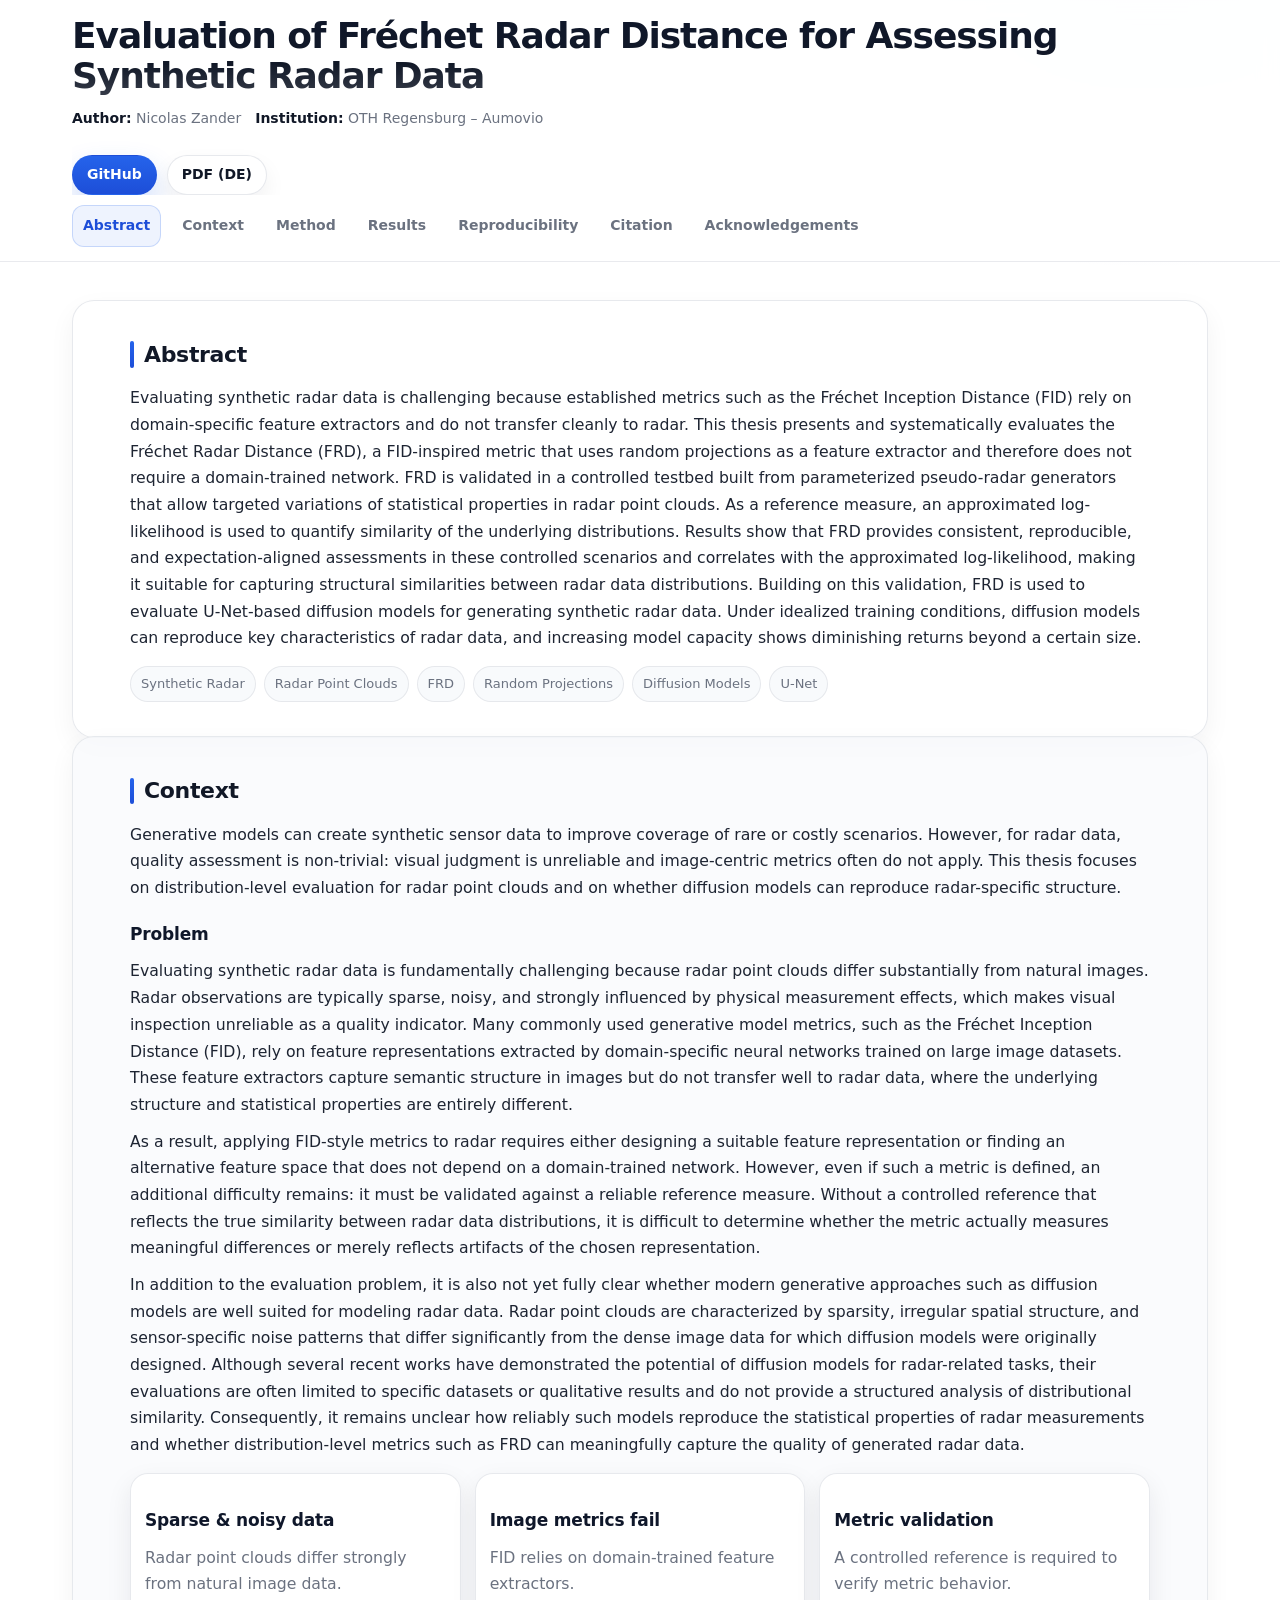
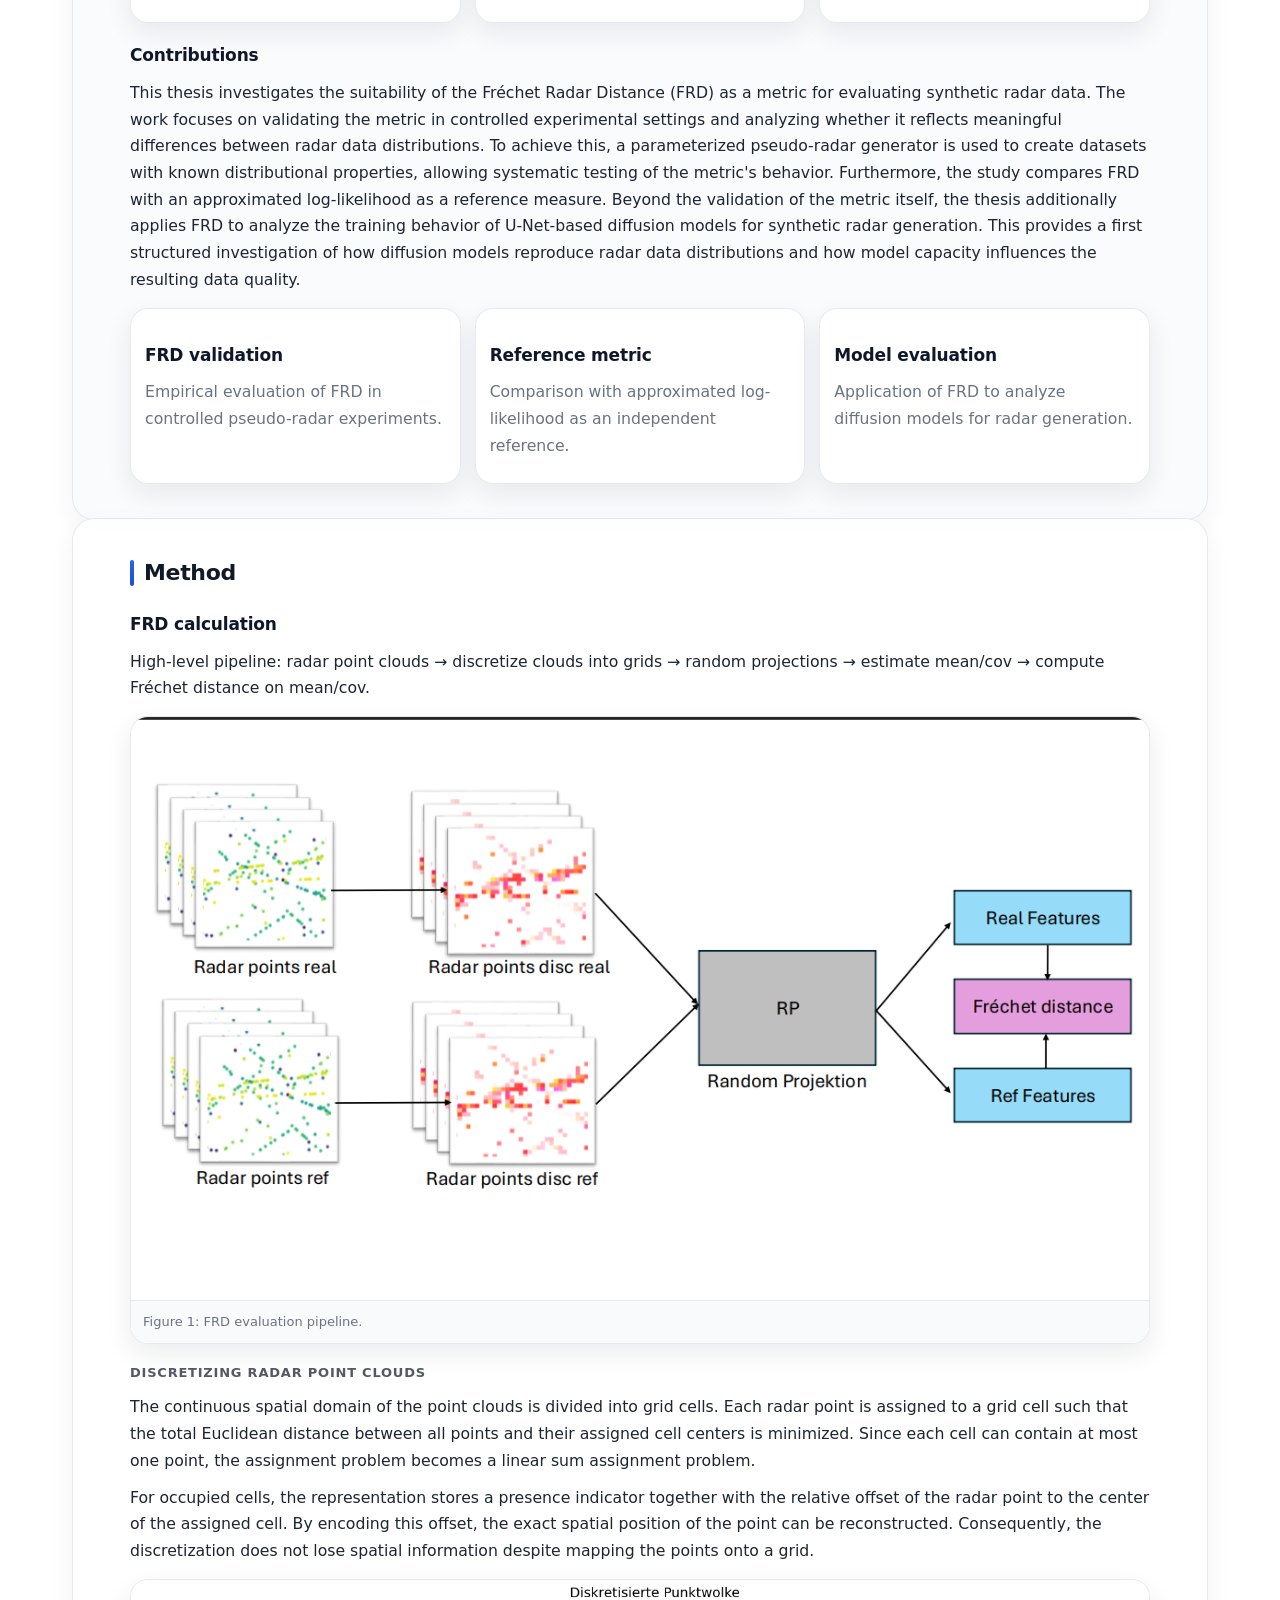
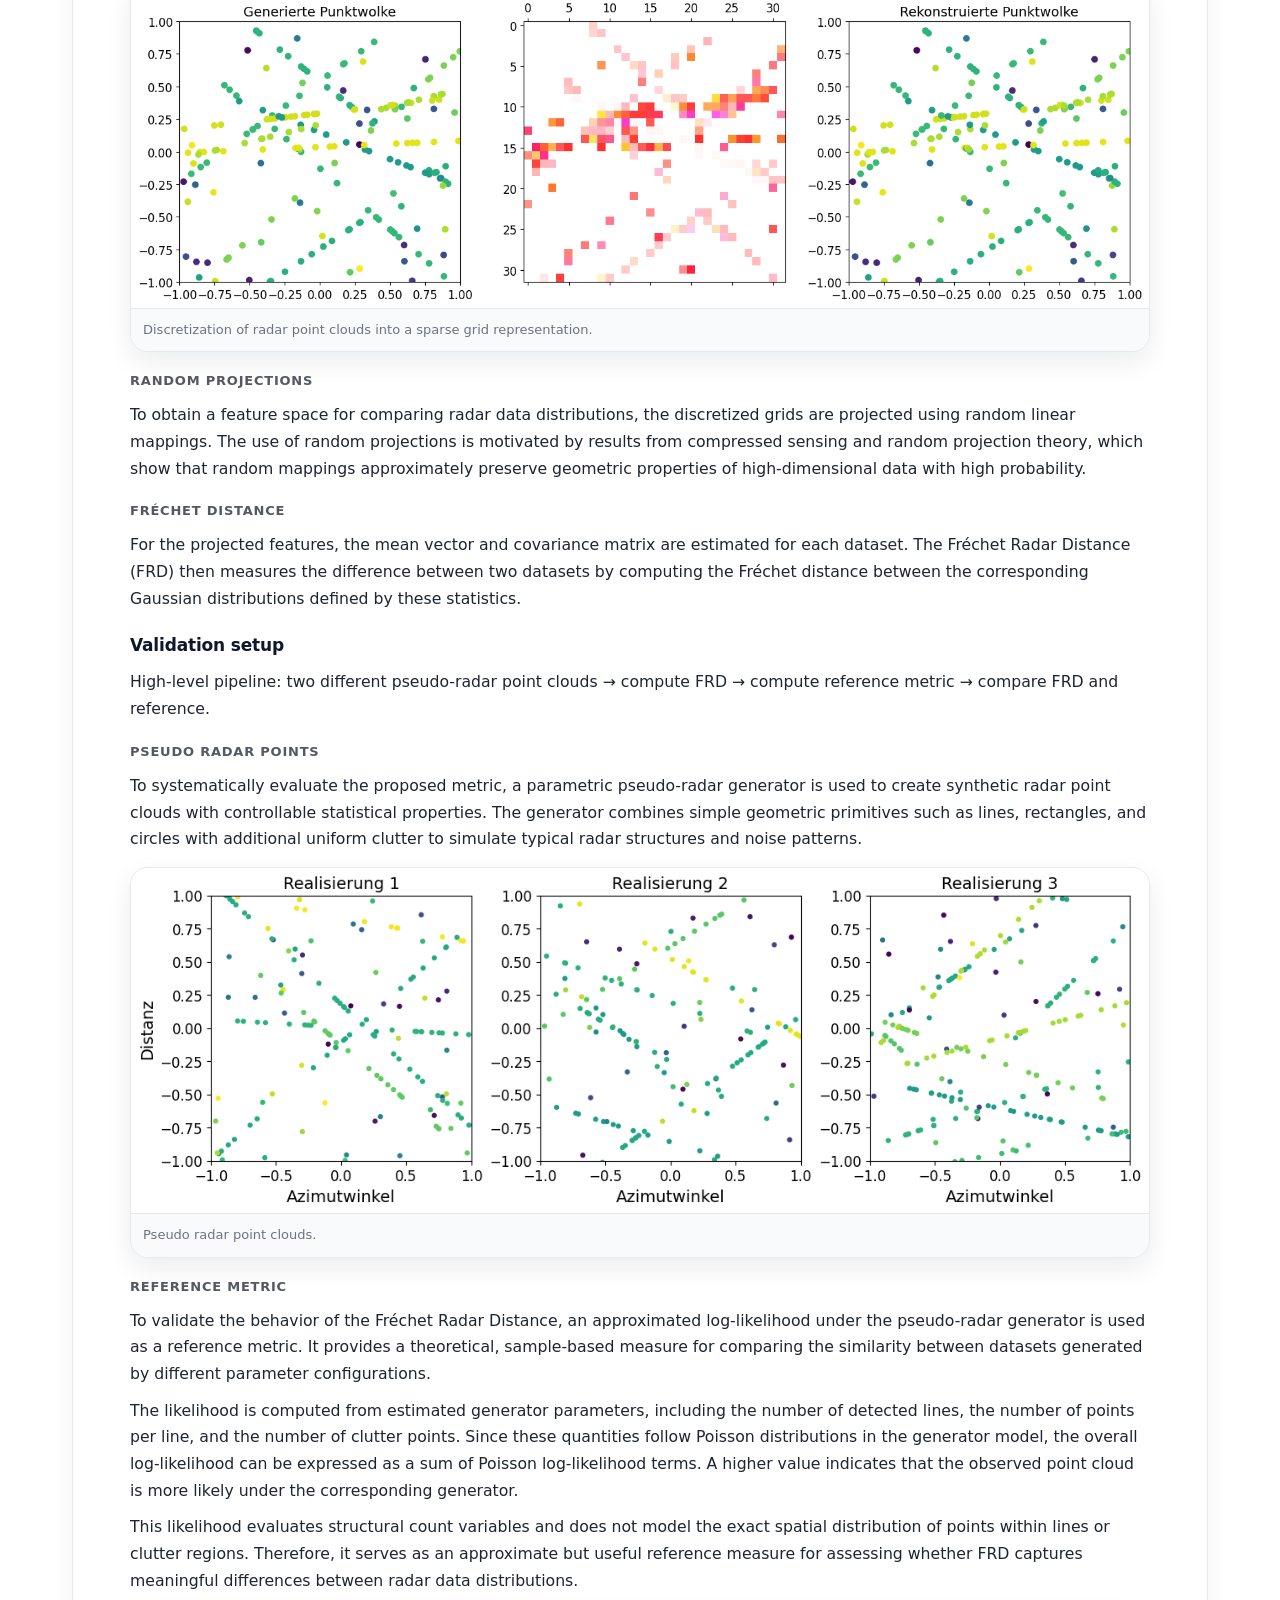
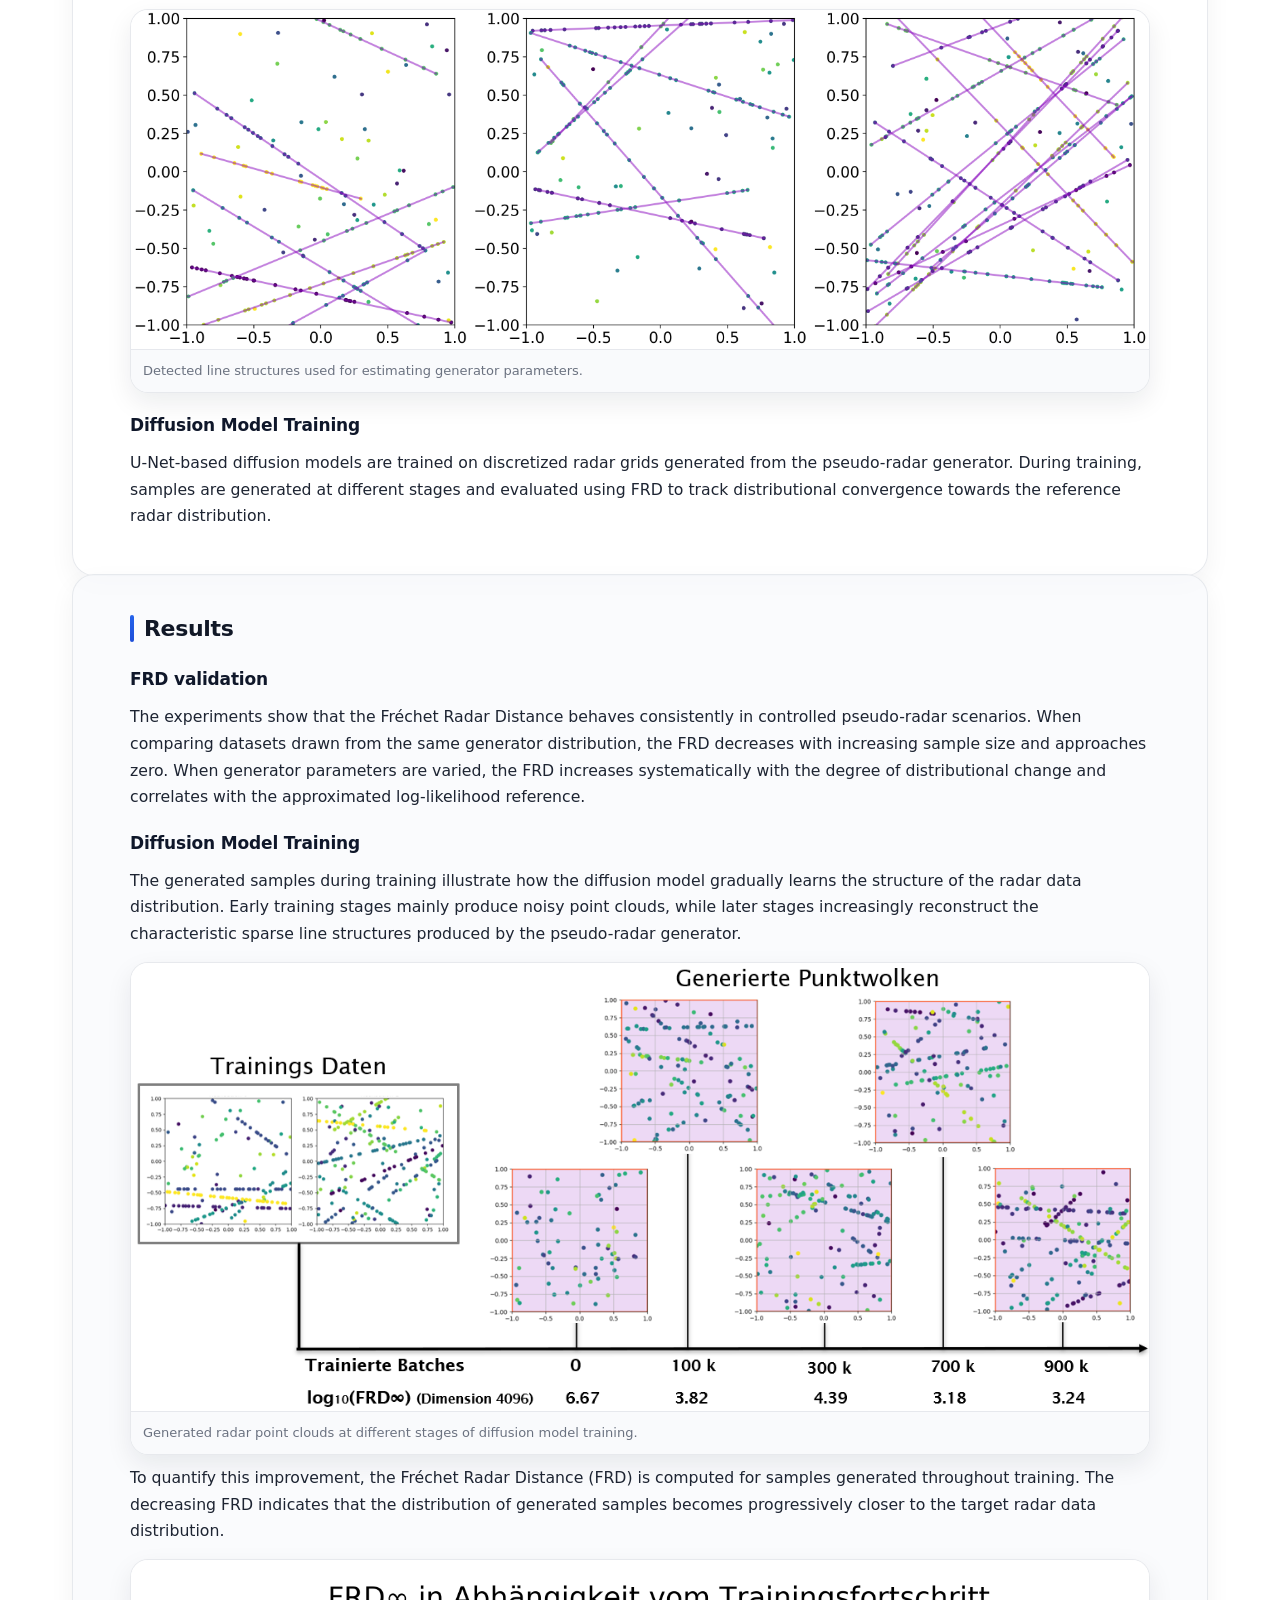
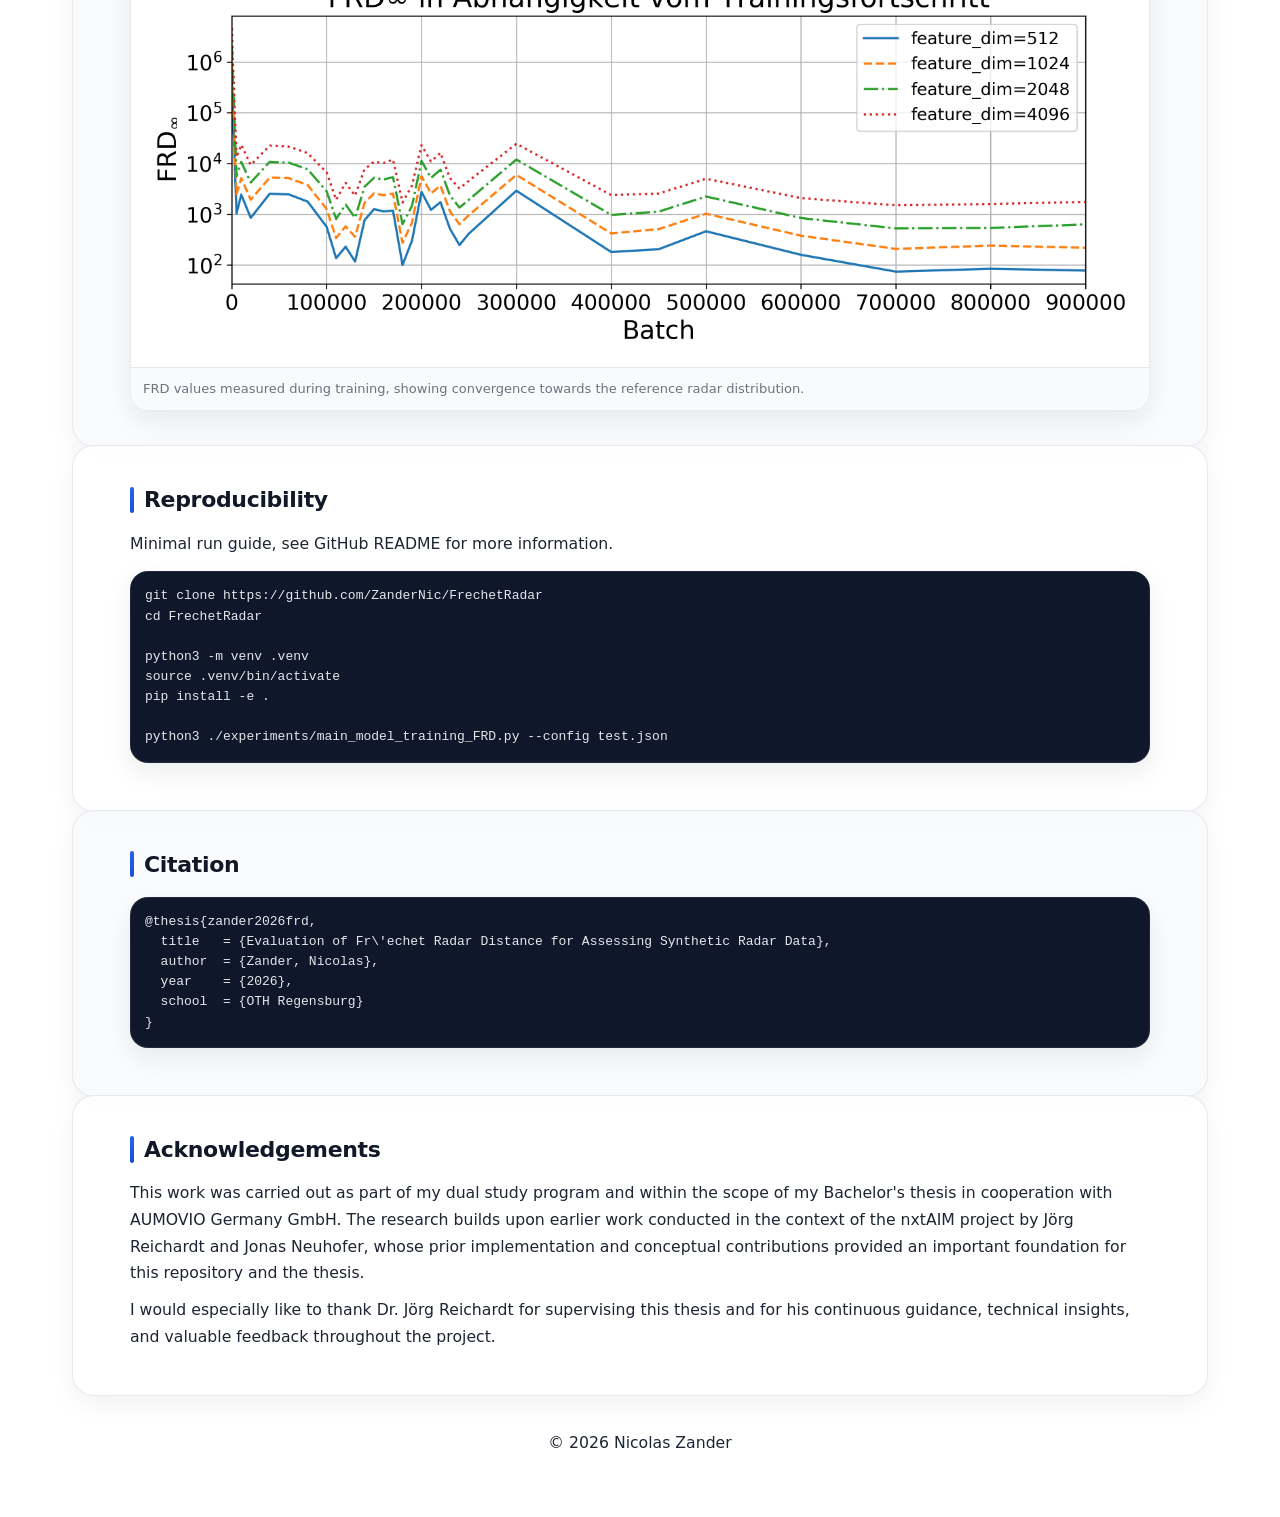
<file: docs/index.html>
<!doctype html>
<html lang="en">
<head>
  <meta charset="utf-8" />
  <meta name="viewport" content="width=device-width, initial-scale=1" />
  <meta name="description" content="Bachelor’s thesis page: abstract, context, method, results, and reproducibility for Fréchet Radar Distance (FRD) to evaluate synthetic radar data." />
  <title>Thesis – Fréchet Radar Distance for Synthetic Radar Data</title>
  <link rel="stylesheet" href="static/css/style.css" />
</head>

<body>
  <a class="skip" href="#content">Skip to content</a>

  <header class="header" id="siteHeader">
    <div class="wrap headerWrap">
      <div class="top">
        <div class="headings">
          <h1>Evaluation of Fréchet Radar Distance for Assessing Synthetic Radar Data</h1>
          <div class="meta">
            <span><b>Author:</b> Nicolas Zander</span>
            <span><b>Institution:</b> OTH Regensburg – Aumovio</span>
          </div>
        </div>

        <div class="actions">
          <a class="btn primary" href="https://github.com/ZanderNic/FrechetRadar" target="_blank" rel="noreferrer">GitHub</a>
          <a class="btn" href="static/pdfs/BA.pdf" target="_blank" rel="noreferrer">PDF (DE)</a>
        </div>
      </div>

      <nav class="nav" aria-label="Page navigation">
        <a href="#abstract">Abstract</a>
        <a href="#context">Context</a>
        <a href="#method">Method</a>
        <a href="#results">Results</a>
        <a href="#repro">Reproducibility</a>
        <a href="#citation">Citation</a>
        <a href="#acknowledgements">Acknowledgements</a>
      </nav>
    </div>
  </header>

  <main id="content" class="wrap">

    <section class="section" id="abstract">
      <h2>Abstract</h2>
      <p>
        Evaluating synthetic radar data is challenging because established metrics such as the Fréchet Inception
        Distance (FID) rely on domain-specific feature extractors and do not transfer cleanly to radar. This thesis
        presents and systematically evaluates the Fréchet Radar Distance (FRD), a FID-inspired metric that uses
        random projections as a feature extractor and therefore does not require a domain-trained network. FRD is
        validated in a controlled testbed built from parameterized pseudo-radar generators that allow targeted
        variations of statistical properties in radar point clouds. As a reference measure, an approximated
        log-likelihood is used to quantify similarity of the underlying distributions. Results show that FRD provides
        consistent, reproducible, and expectation-aligned assessments in these controlled scenarios and correlates
        with the approximated log-likelihood, making it suitable for capturing structural similarities between radar
        data distributions. Building on this validation, FRD is used to evaluate U-Net-based diffusion models for
        generating synthetic radar data. Under idealized training conditions, diffusion models can reproduce key
        characteristics of radar data, and increasing model capacity shows diminishing returns beyond a certain size.
      </p>

      <div class="badges" aria-label="Keywords">
        <span class="badge">Synthetic Radar</span>
        <span class="badge">Radar Point Clouds</span>
        <span class="badge">FRD</span>
        <span class="badge">Random Projections</span>
        <span class="badge">Diffusion Models</span>
        <span class="badge">U-Net</span>
      </div>
    </section>

    <section class="section" id="context">
      <h2>Context</h2>
      <p>
        Generative models can create synthetic sensor data to improve coverage of rare or costly scenarios.
        However, for radar data, quality assessment is non-trivial: visual judgment is unreliable and image-centric
        metrics often do not apply. This thesis focuses on distribution-level evaluation for radar point clouds and on
        whether diffusion models can reproduce radar-specific structure.
      </p>

      <h3>Problem</h3>
      <p>
        Evaluating synthetic radar data is fundamentally challenging because radar point clouds differ
        substantially from natural images. Radar observations are typically sparse, noisy, and strongly
        influenced by physical measurement effects, which makes visual inspection unreliable as a quality
        indicator. Many commonly used generative model metrics, such as the Fréchet Inception Distance (FID),
        rely on feature representations extracted by domain-specific neural networks trained on large image
        datasets. These feature extractors capture semantic structure in images but do not transfer well to
        radar data, where the underlying structure and statistical properties are entirely different.
      </p>

      <p>
        As a result, applying FID-style metrics to radar requires either designing a suitable feature
        representation or finding an alternative feature space that does not depend on a domain-trained
        network. However, even if such a metric is defined, an additional difficulty remains: it must be
        validated against a reliable reference measure. Without a controlled reference that reflects the
        true similarity between radar data distributions, it is difficult to determine whether the metric
        actually measures meaningful differences or merely reflects artifacts of the chosen representation.
      </p>

      <p>
        In addition to the evaluation problem, it is also not yet fully clear whether modern generative
        approaches such as diffusion models are well suited for modeling radar data. Radar point clouds are
        characterized by sparsity, irregular spatial structure, and sensor-specific noise patterns that
        differ significantly from the dense image data for which diffusion models were originally designed.
        Although several recent works have demonstrated the potential of diffusion models for radar-related
        tasks, their evaluations are often limited to specific datasets or qualitative results and do not
        provide a structured analysis of distributional similarity. Consequently, it remains unclear how
        reliably such models reproduce the statistical properties of radar measurements and whether
        distribution-level metrics such as FRD can meaningfully capture the quality of generated radar data.
      </p>

      <div class="grid3">
        <div class="card">
          <h3>Sparse & noisy data</h3>
          <p>Radar point clouds differ strongly from natural image data.</p>
        </div>
        <div class="card">
          <h3>Image metrics fail</h3>
          <p>FID relies on domain-trained feature extractors.</p>
        </div>
        <div class="card">
          <h3>Metric validation</h3>
          <p>A controlled reference is required to verify metric behavior.</p>
        </div>
      </div>

      <h3>Contributions</h3>
      <p>
        This thesis investigates the suitability of the Fréchet Radar Distance (FRD) as a metric for evaluating
        synthetic radar data. The work focuses on validating the metric in controlled experimental settings and
        analyzing whether it reflects meaningful differences between radar data distributions. To achieve this, a
        parameterized pseudo-radar generator is used to create datasets with known distributional properties,
        allowing systematic testing of the metric's behavior. Furthermore, the study compares FRD with an
        approximated log-likelihood as a reference measure. Beyond the validation of the metric itself, the thesis
        additionally applies FRD to analyze the training behavior of U-Net-based diffusion models for synthetic radar
        generation. This provides a first structured investigation of how diffusion models reproduce radar data
        distributions and how model capacity influences the resulting data quality.
      </p>

      <div class="grid3">
        <div class="card">
          <h3>FRD validation</h3>
          <p>Empirical evaluation of FRD in controlled pseudo-radar experiments.</p>
        </div>
        <div class="card">
          <h3>Reference metric</h3>
          <p>Comparison with approximated log-likelihood as an independent reference.</p>
        </div>
        <div class="card">
          <h3>Model evaluation</h3>
          <p>Application of FRD to analyze diffusion models for radar generation.</p>
        </div>
      </div>
    </section>

    <section class="section" id="method">
      <h2>Method</h2>

      <h3>FRD calculation</h3>
      <p>
        High-level pipeline: radar point clouds → discretize clouds into grids → random projections → estimate mean/cov → compute Fréchet distance on mean/cov.
      </p>

      <figure class="figure">
        <img src="static/images/radar_pro.png" alt="FRD pipeline overview" loading="lazy" />
        <figcaption>Figure 1: FRD evaluation pipeline.</figcaption>
      </figure>

      <h4>Discretizing Radar Point Clouds</h4>
      <p>
        The continuous spatial domain of the point clouds is divided into grid cells. Each radar point is assigned to
        a grid cell such that the total Euclidean distance between all points and their assigned cell centers is
        minimized. Since each cell can contain at most one point, the assignment problem becomes a linear sum
        assignment problem.
      </p>

      <p>
        For occupied cells, the representation stores a presence indicator together with the relative offset of the
        radar point to the center of the assigned cell. By encoding this offset, the exact spatial position of the
        point can be reconstructed. Consequently, the discretization does not lose spatial information despite
        mapping the points onto a grid.
      </p>

      <figure class="figure">
        <img src="static/images/diskretisierungsverfahren.png" alt="Radar discretization" loading="lazy" />
        <figcaption>Discretization of radar point clouds into a sparse grid representation.</figcaption>
      </figure>

      <h4>Random Projections</h4>
      <p>
        To obtain a feature space for comparing radar data distributions, the discretized grids are projected using
        random linear mappings. The use of random projections is motivated by results from compressed sensing and
        random projection theory, which show that random mappings approximately preserve geometric properties of
        high-dimensional data with high probability.
      </p>

      <h4>Fréchet Distance</h4>
      <p>
        For the projected features, the mean vector and covariance matrix are estimated for each dataset. The Fréchet
        Radar Distance (FRD) then measures the difference between two datasets by computing the Fréchet distance
        between the corresponding Gaussian distributions defined by these statistics.
      </p>

      <h3>Validation setup</h3>
      <p>
        High-level pipeline: two different pseudo-radar point clouds → compute FRD → compute reference metric →
        compare FRD and reference.
      </p>

      <h4>Pseudo Radar Points</h4>
      <p>
        To systematically evaluate the proposed metric, a parametric pseudo-radar generator is used to create
        synthetic radar point clouds with controllable statistical properties. The generator combines simple
        geometric primitives such as lines, rectangles, and circles with additional uniform clutter to simulate
        typical radar structures and noise patterns.
      </p>

      <figure class="figure">
        <img src="static/images/PseudoRadarEinfach.png" alt="Pseudo radar point clouds" loading="lazy" />
        <figcaption>Pseudo radar point clouds.</figcaption>
      </figure>

      <h4>Reference Metric</h4>
      <p>
        To validate the behavior of the Fréchet Radar Distance, an approximated log-likelihood under the pseudo-radar
        generator is used as a reference metric. It provides a theoretical, sample-based measure for comparing the
        similarity between datasets generated by different parameter configurations.
      </p>

      <p>
        The likelihood is computed from estimated generator parameters, including the number of detected lines, the
        number of points per line, and the number of clutter points. Since these quantities follow Poisson
        distributions in the generator model, the overall log-likelihood can be expressed as a sum of Poisson
        log-likelihood terms. A higher value indicates that the observed point cloud is more likely under the
        corresponding generator.
      </p>

      <p>
        This likelihood evaluates structural count variables and does not model the exact spatial distribution of
        points within lines or clutter regions. Therefore, it serves as an approximate but useful reference measure
        for assessing whether FRD captures meaningful differences between radar data distributions.
      </p>

      <figure class="figure">
        <img src="static/images/figs_detected_lines.png" alt="Detected line structures" loading="lazy" />
        <figcaption>Detected line structures used for estimating generator parameters.</figcaption>
      </figure>

      <h3>Diffusion Model Training</h3>
      <p>
        U-Net-based diffusion models are trained on discretized radar grids generated from the pseudo-radar
        generator. During training, samples are generated at different stages and evaluated using FRD to track
        distributional convergence towards the reference radar distribution.
      </p>
    </section>

    <section class="section" id="results">
      <h2>Results</h2>

      <h3>FRD validation</h3>
      <p>
        The experiments show that the Fréchet Radar Distance behaves consistently in controlled pseudo-radar
        scenarios. When comparing datasets drawn from the same generator distribution, the FRD decreases with
        increasing sample size and approaches zero. When generator parameters are varied, the FRD increases
        systematically with the degree of distributional change and correlates with the approximated log-likelihood
        reference.
      </p>

      <h3>Diffusion Model Training</h3>
      <p>
        The generated samples during training illustrate how the diffusion model gradually learns the structure of
        the radar data distribution. Early training stages mainly produce noisy point clouds, while later stages
        increasingly reconstruct the characteristic sparse line structures produced by the pseudo-radar generator.
      </p>

      <figure class="figure">
        <img src="static/images/train_middel_model_samples.png" alt="Generated samples during training" loading="lazy" />
        <figcaption>Generated radar point clouds at different stages of diffusion model training.</figcaption>
      </figure>

      <p>
        To quantify this improvement, the Fréchet Radar Distance (FRD) is computed for samples generated throughout
        training. The decreasing FRD indicates that the distribution of generated samples becomes progressively
        closer to the target radar data distribution.
      </p>

      <figure class="figure">
        <img src="static/images/train_middel_model_FRD.png" alt="FRD during training" loading="lazy" />
        <figcaption>FRD values measured during training, showing convergence towards the reference radar distribution.</figcaption>
      </figure>
    </section>

    <section class="section" id="repro">
      <h2>Reproducibility</h2>
      <p>Minimal run guide, see GitHub README for more information.</p>

      <pre class="code"><code>git clone https://github.com/ZanderNic/FrechetRadar
cd FrechetRadar

python3 -m venv .venv
source .venv/bin/activate
pip install -e .

python3 ./experiments/main_model_training_FRD.py --config test.json</code></pre>
    </section>

    <section class="section" id="citation">
      <h2>Citation</h2>
      <pre class="code"><code>@thesis{zander2026frd,
  title   = {Evaluation of Fr\'echet Radar Distance for Assessing Synthetic Radar Data},
  author  = {Zander, Nicolas},
  year    = {2026},
  school  = {OTH Regensburg}
}</code></pre>
    </section>

    <section class="section" id="acknowledgements">
      <h2>Acknowledgements</h2>
      <p>
        This work was carried out as part of my dual study program and within the scope of my Bachelor's thesis in
        cooperation with AUMOVIO Germany GmbH. The research builds upon earlier work conducted in the context of the
        nxtAIM project by Jörg Reichardt and Jonas Neuhofer, whose prior implementation and conceptual contributions
        provided an important foundation for this repository and the thesis.
      </p>
      <p>
        I would especially like to thank Dr. Jörg Reichardt for supervising this thesis and for his continuous
        guidance, technical insights, and valuable feedback throughout the project.
      </p>
    </section>

    <footer class="footer">
      <p>© <span id="year"></span> Nicolas Zander</p>
    </footer>

  </main>

  <script>
    document.getElementById("year").textContent = new Date().getFullYear();

    // 1) Fix "opening/closing" near the top: increase hysteresis + small top lock
    const header = document.getElementById("siteHeader");
    let compact = false;

    const TOP_LOCK_PX = 40;   // always expanded close to top
    const COMPACT_ON = 260;   // needs stronger scroll to collapse
    const COMPACT_OFF = 120;  // must scroll back quite a bit to expand

    const onScroll = () => {
      const y = window.scrollY || 0;

      if (y <= TOP_LOCK_PX) {
        if (compact) { compact = false; header.classList.remove("compact"); }
        return;
      }

      if (!compact && y > COMPACT_ON) {
        compact = true;
        header.classList.add("compact");
      } else if (compact && y < COMPACT_OFF) {
        compact = false;
        header.classList.remove("compact");
      }
    };

    window.addEventListener("scroll", onScroll, { passive: true });
    onScroll();

    // 2) Fix section highlighting (Method issue): pick section by scroll position (more stable than IO with nested content)
    const navLinks = Array.from(document.querySelectorAll(".nav a"));
    const sectionIds = navLinks
      .map(a => a.getAttribute("href"))
      .filter(h => h && h.startsWith("#"))
      .map(h => h.slice(1));

    const sections = sectionIds
      .map(id => document.getElementById(id))
      .filter(Boolean);

    const setActive = (id) => {
      navLinks.forEach(a => {
        const isActive = a.getAttribute("href") === "#" + id;
        a.classList.toggle("active", isActive);
        if (isActive) a.setAttribute("aria-current", "page");
        else a.removeAttribute("aria-current");
      });
    };

    const navHeight = () => header.getBoundingClientRect().height;

    const computeActiveSection = () => {
      const y = window.scrollY || 0;
      const offset = navHeight() + 24; // header + breathing room
      const pos = y + offset;

      // last section whose top <= pos
      let current = sections[0]?.id || null;
      for (const s of sections) {
        if (s.offsetTop <= pos) current = s.id;
        else break;
      }
      if (current) setActive(current);
    };

    window.addEventListener("scroll", computeActiveSection, { passive: true });
    window.addEventListener("resize", computeActiveSection);
    computeActiveSection();
  </script>
</body>
</html>
</file>
<file: docs/static/css/style.css>
:root{
  --bg: #ffffff;
  --bgSoft: #f8fafc;
  --text: #111827;
  --muted: #6b7280;
  --line: #e5e7eb;

  --accent: #2563eb;
  --accent2: #1d4ed8;

  --max: 1180px;
  --content: 1020px;

  --radius: 18px;

  --shadow: 0 10px 26px rgba(17,24,39,.08);
  --shadow2: 0 16px 44px rgba(17,24,39,.12);
}

*{ box-sizing: border-box; }

html{
  scroll-behavior: smooth;
  scroll-padding-top: 96px;
}

body{
  margin: 0;
  background:
    radial-gradient(1200px 600px at 20% -10%, rgba(37,99,235,.08), transparent 60%),
    radial-gradient(900px 500px at 90% 0%, rgba(37,99,235,.06), transparent 55%),
    var(--bg);
  color: var(--text);
  font-family: ui-sans-serif, system-ui, -apple-system, Segoe UI, Roboto, Arial, sans-serif;
  line-height: 1.7;
}

.wrap{
  max-width: var(--max);
  margin: 0 auto;
  padding: 30px 22px;
}

.skip{
  position: absolute;
  left: -9999px;
  top: 10px;
  background: #000;
  color: #fff;
  padding: 8px 10px;
  border-radius: 10px;
}
.skip:focus{ left: 12px; }

/* Sticky header */
.header{
  position: sticky;
  top: 0;
  z-index: 10;
  background: rgba(255,255,255,.90);
  backdrop-filter: blur(10px);
  border-bottom: 1px solid rgba(229,231,235,.85);
  transition: box-shadow .18s ease, background .18s ease;
}

.headerWrap{
  padding-top: 16px;
  padding-bottom: 12px;
}

/* Key fix: do NOT use display:none (causes jump). Use max-height + opacity */
.top{
  display: flex;
  gap: 18px;
  align-items: flex-start;
  justify-content: space-between;
  flex-wrap: wrap;

  overflow: hidden;
  max-height: 260px;
  opacity: 1;
  transition: max-height .22s ease, opacity .18s ease, margin .18s ease;
}

/* Compact mode */
.header.compact{
  background: rgba(255,255,255,.92);
  box-shadow: 0 10px 28px rgba(17,24,39,.10);
}
.header.compact .top{
  max-height: 0;
  opacity: 0;
  margin: 0;
  pointer-events: none;
}

h1{
  margin: 0;
  font-size: 36px;
  line-height: 1.10;
  letter-spacing: -0.03em;
  background: linear-gradient(180deg, #0f172a 0%, #111827 60%, rgba(17,24,39,.85) 100%);
  -webkit-background-clip: text;
  background-clip: text;
  color: transparent;
}

.meta{
  display: flex;
  gap: 14px;
  flex-wrap: wrap;
  margin-top: 12px;
  color: var(--muted);
  font-size: 14px;
}
.meta b{ color: var(--text); font-weight: 650; }

.actions{
  display: flex;
  gap: 10px;
  flex-wrap: wrap;
  padding-top: 6px;
}

.btn{
  display: inline-flex;
  align-items: center;
  justify-content: center;
  height: 40px;
  padding: 0 14px;
  border-radius: 999px;
  border: 1px solid rgba(229,231,235,.9);
  background: #fff;
  color: var(--text);
  text-decoration: none;
  font-weight: 650;
  font-size: 14px;
  box-shadow: 0 10px 22px rgba(17,24,39,.06);
  transition: transform .16s ease, box-shadow .16s ease, border-color .16s ease;
}
.btn:hover{
  transform: translateY(-1px);
  border-color: #d1d5db;
  box-shadow: 0 16px 34px rgba(17,24,39,.10);
}
.btn.primary{
  border-color: transparent;
  background: linear-gradient(180deg, var(--accent), var(--accent2));
  color: #fff;
  box-shadow: 0 14px 28px rgba(37,99,235,.22);
}
.btn.primary:hover{
  box-shadow: 0 18px 40px rgba(37,99,235,.28);
}

/* Nav */
.nav{
  display: flex;
  gap: 10px;
  flex-wrap: nowrap;
  overflow-x: auto;
  -webkit-overflow-scrolling: touch;
  padding: 10px 0 2px;
}
.nav::-webkit-scrollbar{ height: 6px; }
.nav::-webkit-scrollbar-thumb{ background: rgba(17,24,39,.12); border-radius: 999px; }

.nav a{
  white-space: nowrap;
  color: var(--muted);
  text-decoration: none;
  font-weight: 650;
  font-size: 14px;
  padding: 8px 10px;
  border-radius: 12px;
  border: 1px solid transparent;
  transition: background .16s ease, color .16s ease, border-color .16s ease;
}
.nav a:hover{
  background: rgba(248,250,252,.9);
  color: var(--text);
  border-color: rgba(229,231,235,.9);
}
.nav a.active{
  color: var(--accent2);
  background: rgba(37,99,235,.08);
  border-color: rgba(37,99,235,.20);
}

/* Make anchor jumps look correct even with sticky header */
.section{ scroll-margin-top: 110px; }

/* Content width: text/images/grids equal */
.section > h2,
.section > h3,
.section > h4,
.section > p,
.section > .badges,
.section > .grid2,
.section > .grid3,
.section > .figure,
.section > .gallery,
.section > .details,
.section > .callouts,
.section > .code,
.section > pre{
  max-width: var(--content);
  margin-left: auto;
  margin-right: auto;
}

/* Section blocks (less “stacked text”) */
.section{
  position: relative;
  padding: 26px 0;
  margin: 18px 0;
}
.section::before{
  content: "";
  position: absolute;
  left: 0;
  right: 0;
  top: -10px;
  bottom: -10px;
  background: rgba(248,250,252,.72);
  border: 1px solid rgba(229,231,235,.9);
  border-radius: 22px;
  box-shadow: 0 10px 26px rgba(17,24,39,.05);
  z-index: -1;
}
.section:nth-of-type(odd)::before{
  background: rgba(255,255,255,.86);
}

/* Cooler headings */
h2{
  margin: 0 0 12px;
  font-size: 22px;
  letter-spacing: -0.015em;
  position: relative;
  padding-left: 14px;
}
h2::before{
  content: "";
  position: absolute;
  left: 0;
  top: .25em;
  bottom: .25em;
  width: 4px;
  border-radius: 999px;
  background: linear-gradient(180deg, var(--accent), var(--accent2));
}

h3{
  margin: 18px 0 10px;
  font-size: 17px;
  letter-spacing: -0.01em;
  color: #0f172a;
}
h4{
  margin: 18px 0 10px;
  font-size: 13px;
  letter-spacing: .06em;
  text-transform: uppercase;
  color: rgba(17,24,39,.72);
}
p{
  margin: 10px 0;
  font-size: 15.7px;
  color: rgba(17,24,39,.95);
}

/* Badges */
.badges{
  display: flex;
  gap: 8px;
  flex-wrap: wrap;
  margin-top: 14px;
}
.badge{
  font-size: 13px;
  color: var(--muted);
  background: rgba(248,250,252,.95);
  border: 1px solid rgba(229,231,235,.9);
  padding: 6px 10px;
  border-radius: 999px;
}

/* Grids / Cards */
.grid2{
  display: grid;
  grid-template-columns: repeat(2, minmax(0, 1fr));
  gap: 14px;
  margin-top: 14px;
}
.grid3{
  display: grid;
  grid-template-columns: repeat(3, minmax(0, 1fr));
  gap: 14px;
  margin-top: 14px;
}

.card{
  background: rgba(255,255,255,.92);
  border: 1px solid rgba(229,231,235,.9);
  border-radius: var(--radius);
  padding: 14px;
  box-shadow: var(--shadow);
  transition: transform .18s ease, box-shadow .18s ease, border-color .18s ease;
}
.card:hover{
  transform: translateY(-2px);
  box-shadow: var(--shadow2);
  border-color: #d1d5db;
}
.card p{ color: var(--muted); }

/* Figures */
.figure{
  margin: 14px auto 0;
  border: 1px solid rgba(229,231,235,.9);
  border-radius: var(--radius);
  overflow: hidden;
  background: rgba(255,255,255,.95);
  box-shadow: var(--shadow);
  transition: transform .18s ease, box-shadow .18s ease, border-color .18s ease;
}
.figure:hover{
  transform: translateY(-2px);
  box-shadow: var(--shadow2);
  border-color: #d1d5db;
}
.figure img{
  width: 100%;
  height: auto;
  display: block;
  background: #fff;
}
.figure figcaption{
  padding: 10px 12px;
  font-size: 13px;
  color: var(--muted);
  border-top: 1px solid rgba(229,231,235,.9);
  background: rgba(248,250,252,.85);
}

/* Code blocks */
.code{
  margin-top: 14px;
  background: #0f172a;
  color: #e5e7eb;
  border-radius: var(--radius);
  padding: 14px;
  overflow: auto;
  font-size: 13px;
  line-height: 1.55;
  border: 1px solid rgba(255,255,255,.08);
  box-shadow: var(--shadow);
}
code{
  font-family: ui-monospace, SFMono-Regular, Menlo, Monaco, Consolas, "Liberation Mono", monospace;
}

/* Footer */
.footer{
  padding: 16px 0 6px;
  color: var(--muted);
  text-align: center;
  font-size: 14px;
}

/* Responsive */
@media (max-width: 1000px){
  :root{ --content: 100%; }
}

@media (max-width: 900px){
  h1{ font-size: 28px; }
  .grid2, .grid3{ grid-template-columns: 1fr; }
}
</file>
